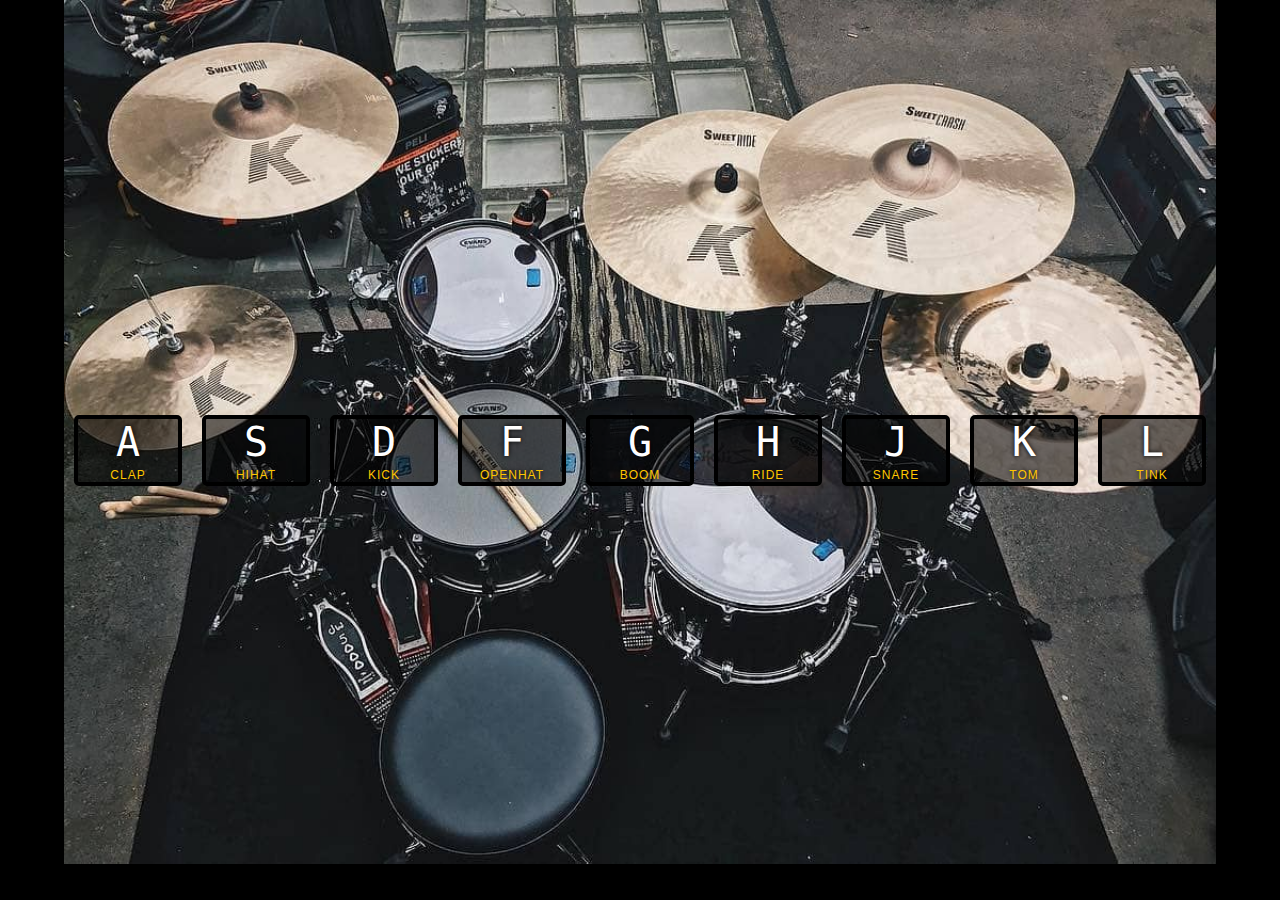
<file: Day1/index.html>
<!DOCTYPE html>
<html lang="en">
    <head>
        <meta charset="UTF-8">
        <title>JS Drum Kit</title>
        <link rel="stylesheet" href="styles.css">
    </head>
    <body>
        <div class="keys">
            <div data-key="65" class="key">
                <kbd>A</kbd>
                <span class="sound">clap</span>
            </div>
            <div data-key="83" class="key">
                <kbd>S</kbd>
                <span class="sound">hihat</span>
            </div>
            <div data-key="68" class="key">
                <kbd>D</kbd>
                <span class="sound">kick</span>
            </div>
            <div data-key="70" class="key">
                <kbd>F</kbd>
                <span class="sound">openhat</span>
            </div>
            <div data-key="71" class="key">
                <kbd>G</kbd>
                <span class="sound">boom</span>
            </div>
            <div data-key="72" class="key">
                <kbd>H</kbd>
                <span class="sound">ride</span>
            </div>
            <div data-key="74" class="key">
                <kbd>J</kbd>
                <span class="sound">snare</span>
            </div>
            <div data-key="75" class="key">
                <kbd>K</kbd>
                <span class="sound">tom</span>
            </div>
            <div data-key="76" class="key">
                <kbd>L</kbd>
                <span class="sound">tink</span>
            </div>
        </div>
        <audio data-key="65" src="sounds/clap.wav"></audio>
        <audio data-key="83" src="sounds/hihat.wav"></audio>
        <audio data-key="68" src="sounds/kick.wav"></audio>
        <audio data-key="70" src="sounds/openhat.wav"></audio>
        <audio data-key="71" src="sounds/boom.wav"></audio>
        <audio data-key="72" src="sounds/ride.wav"></audio>
        <audio data-key="74" src="sounds/snare.wav"></audio>
        <audio data-key="75" src="sounds/tom.wav"></audio>
        <audio data-key="76" src="sounds/tink.wav"></audio>
    <script>
        const keys = document.querySelectorAll(".key");

        keys.forEach(key => key.addEventListener("transitionend", removeTransition));
        
        function playSound (e) {
            const audio = document.querySelector(`audio[data-key="${e.keyCode}"]`);
            const key = document.querySelector(`.key[data-key="${e.keyCode}"]`);
            if(!audio) return;
            audio.currentTime = 0;
            key.classList.add("playing");
            audio.play();
        };
        
        function removeTransition (e) {
            if(e.propertyName !== "transform") return;
            this.classList.remove("playing");
        };
        
        window.addEventListener("keydown", playSound);
        </script>
    </body>
</html>
</file>
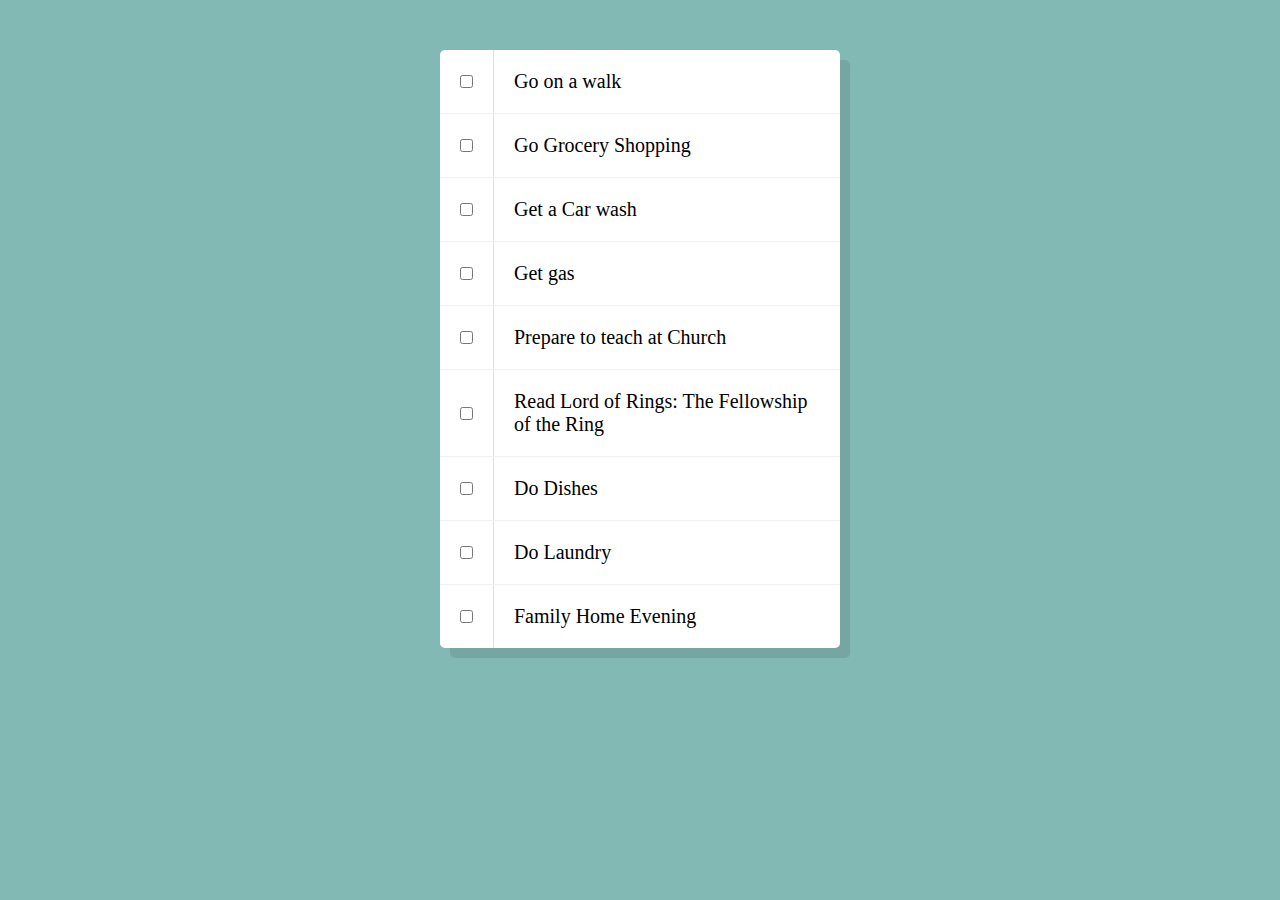
<file: Day10/index.html>
<!DOCTYPE html>
<html lang="en">
    <head>
        <meta charset="UTF-8">
        <title>Hold Shift to Check Multiple Checkboxes</title>
        <link rel='stylesheet' href="style.css">
    </head>
    <body>
        <div class="inbox">
            <div class="item">
              <input type="checkbox">
              <p>Go on a walk</p>
            </div>
            <div class="item">
              <input type="checkbox">
              <p>Go Grocery Shopping</p>
            </div>
            <div class="item">
              <input type="checkbox">
              <p>Get a Car wash</p>
            </div>
            <div class="item">
              <input type="checkbox">
              <p>Get gas</p>
            </div>
            <div class="item">
              <input type="checkbox">
              <p>Prepare to teach at Church</p>
            </div>
            <div class="item">
              <input type="checkbox">
              <p>Read Lord of Rings: The Fellowship of the Ring</p>
            </div>
            <div class="item">
              <input type="checkbox">
              <p>Do Dishes</p>
            </div>
            <div class="item">
              <input type="checkbox">
              <p>Do Laundry</p>
            </div>
            <div class="item">
              <input type="checkbox">
              <p>Family Home Evening</p>
            </div>
          </div>
    </body>
</html>
</file>
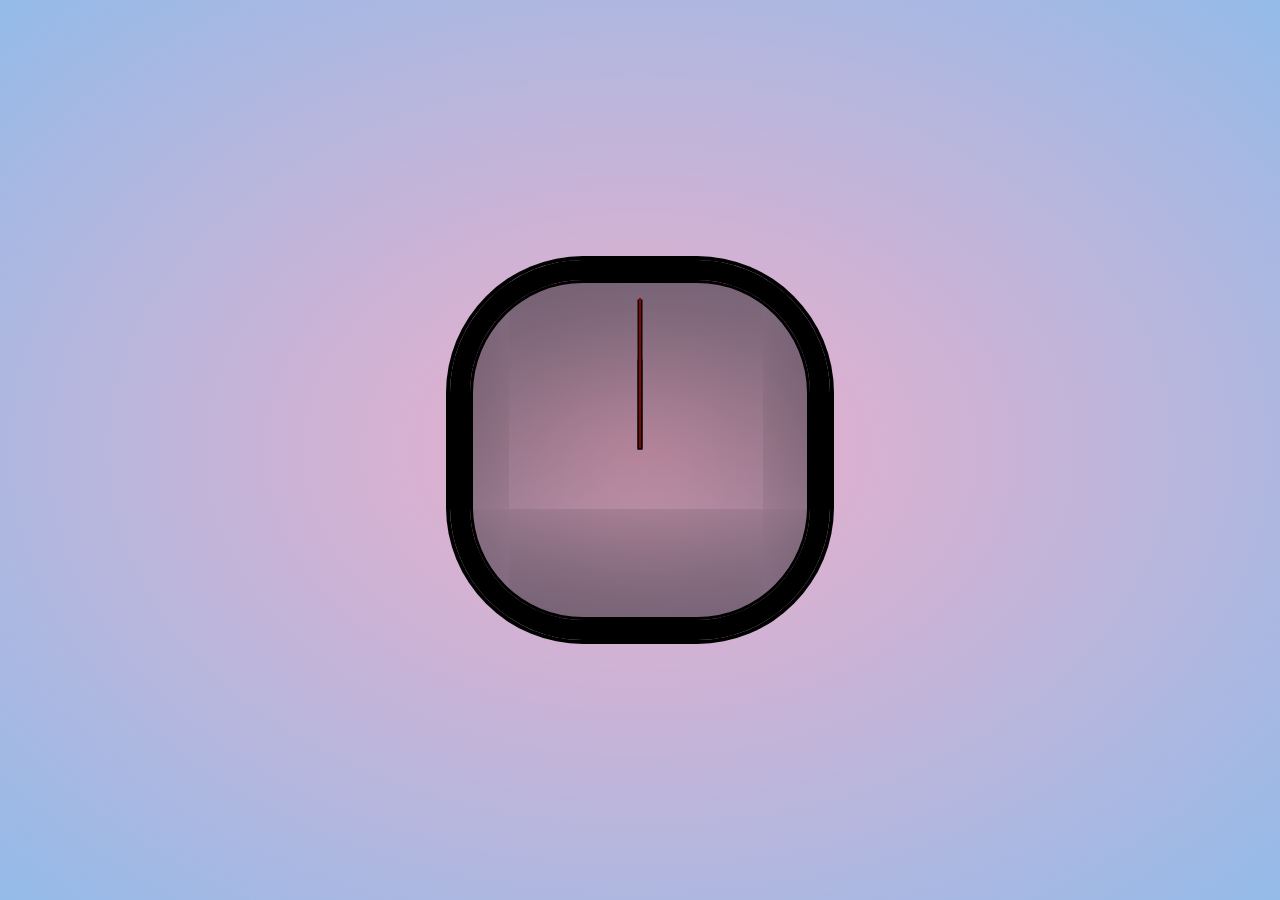
<file: Day2/index.html>
<!DOCTYPE html>
<html lang="en">
    <head>
        <meta charset="UTF-8">
        <title>JS + CSS Clock</title>
        <link rel="stylesheet" href="style.css">
    </head>
    <body>
        <div class="clock">
            <div class="clock-face">
                <div class="hand hour-hand"></div>
                <div class="hand minute-hand"></div>
                <div class="hand second-hand"></div>
            </div>
        </div>

        
    </body>
    <script>
        const secondHand = document.querySelector(".second-hand");
        const minuteHand = document.querySelector(".minute-hand");
        const hourHand = document.querySelector(".hour-hand");
        const hand = document.querySelector(".hand");
        let _minutes = 0;
        let _hours = 0;

        setDate = () => {
            const now = new Date();
            const seconds = now.getSeconds();
            const minutes = now.getMinutes();
            const hours = now.getHours();

            const secondsDegrees = getRotationDegrees(seconds, 60);
            setRotation(secondHand, secondsDegrees);

            if (minutes !== _minutes) {
                const minutesDegrees = getRotationDegrees(minutes, 60);
                setRotation(minuteHand, minutesDegrees)
            };

            if (hours !==_hours) {
                const hoursDegrees = getRotationDegrees(hours, 12);
                setRotation(hourHand, hoursDegrees)
            };
            
            _minutes = minutes;
            _hours = hours;
        };

        function getRotationDegrees(numberOfUnits, unitDivisor){
            return numberOfUnits / unitDivisor * 360 + 90;
        };

        function setRotation(element,degrees){
            element.style.transform = `rotate(${degrees}deg)`;
        };

        setInterval(setDate, 1000);
    </script>
</html>
</file>
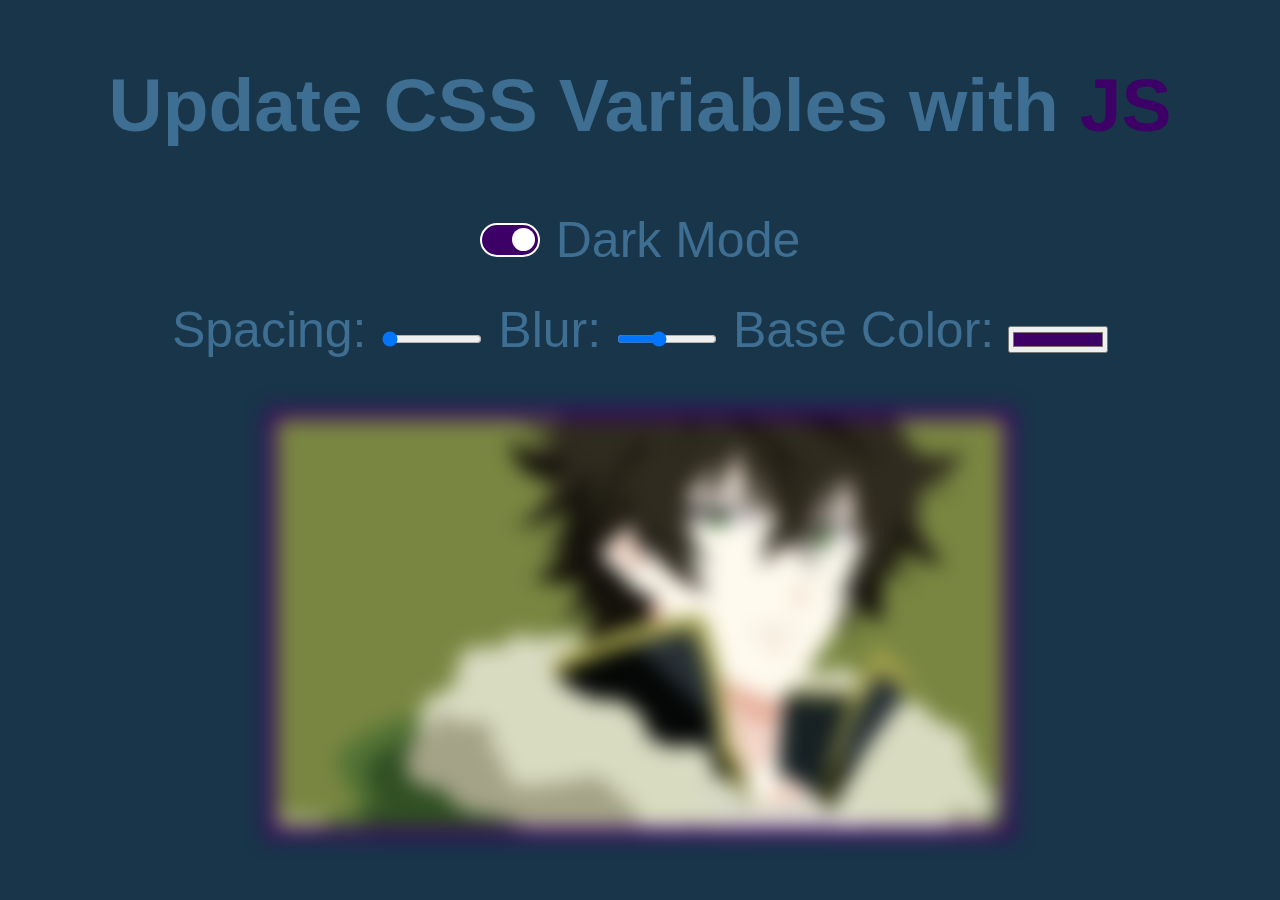
<file: Day3/index.html>
<!DOCTYPE html>
<html lang="en">
    <head>
        <meta charset="UTF-8">
        <title>Scoped CSS Variables and JS</title>
        <link rel="stylesheet" href="style.css"> 
    </head>
    <body class="">
        <h2> Update CSS Variables with <span class="hl">JS</span></h2>

        <div class="controls">
            <div class="mode-container">
                <label class="switch">
                    <input type="checkbox" checked >
                    <span class="slider round"></span>
                </label>
                <span>Dark Mode</span>
            </div>
            <label for="spacing">Spacing:</label>
            <input type="range" name="spacing" min="10" max="200" value="10" data-sizing="px">
            <label for="blur">Blur:</label>
            <input type="range" name="blur" min="0" max="25" value="10" data-sizing="px">

            <label for="contrast-color">Base Color: </label>
            <input type="color" name="contrast-color" value="#3D0066">
        </div>
        <img src="./Naofumi.jpg">

    </body>
    <script>
        const inputs = document.querySelectorAll(".controls input");
        
        function handleUpdate() {
            const suffix = this.dataset.sizing || "";
            document.documentElement.style.setProperty(`--${this.name}`, this.value + suffix);
        }
        
        inputs.forEach(input => input.addEventListener("change", handleUpdate));
        inputs.forEach(input => input.addEventListener("mousemove", handleUpdate));
        
        </script>
    <script>
        const darkMode = document.querySelector(".switch input");

        function toggleDarkMode(){
            const element = document.getElementsByTagName("body");
            element[0].classList.toggle("light-mode");
        }

        darkMode.addEventListener("click", toggleDarkMode);
    </script>
</html>
</file>
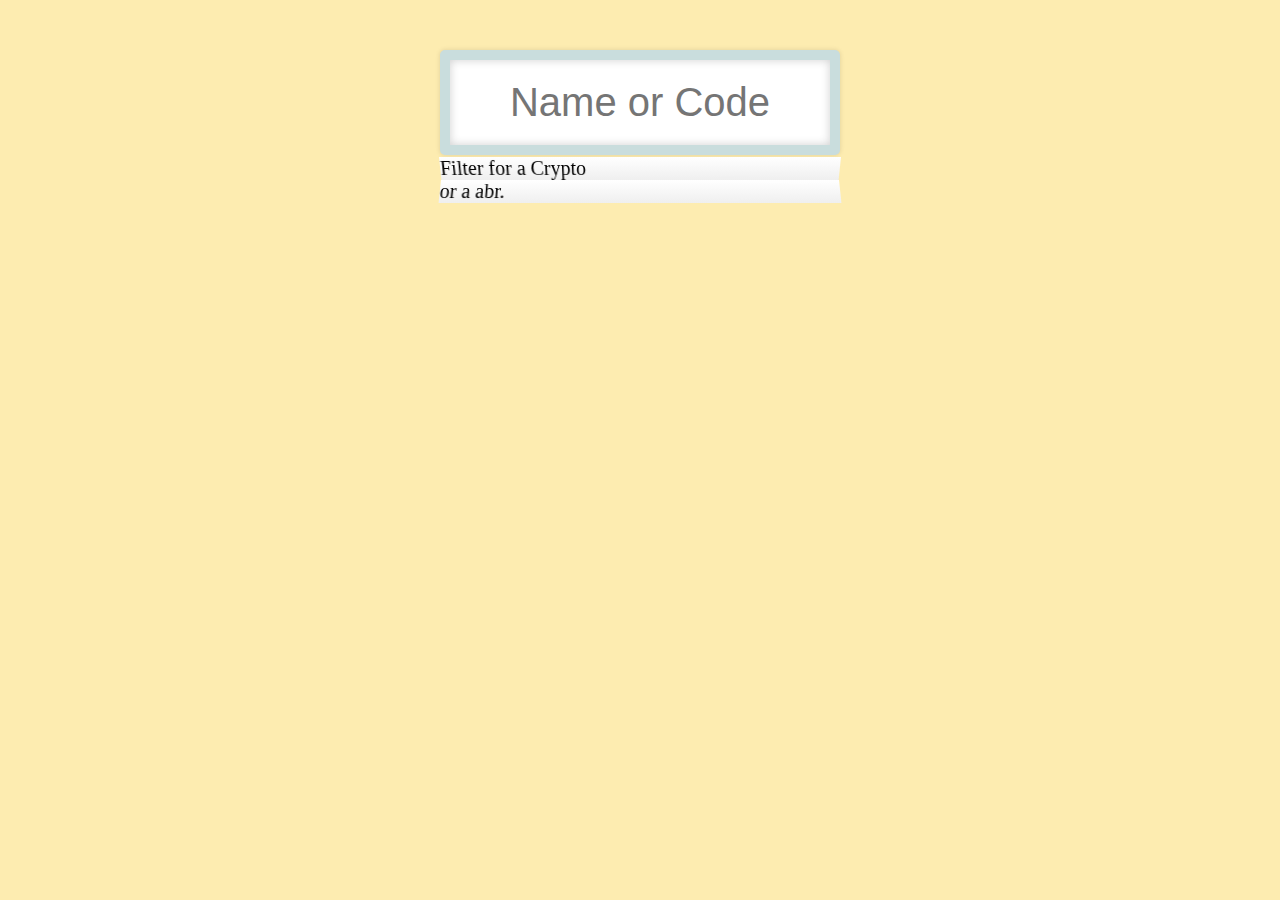
<file: Day6/index.html>
<!DOCTYPE html>
<html>
    
    <head>
        <meta charset="UTF-8">
        <title></title>
        <link rel="stylesheet" href="./style.css">
    </head>
    <body>
        <form class="search-form">
            <input type="text" class="search" placeholder="Name or Code">
            <ul class="suggestions">
                <li>Filter for a Crypto</li>
                <li>or a abr.</li>
            </ul>
        </form>
        
    </body>
    <script>
        const cryptos = {
    "status": {
        "timestamp": "2021-06-23T20:25:42.276Z",
        "error_code": 0,
        "error_message": null,
        "elapsed": 22,
        "credit_count": 1,
        "notice": null,
        "total_count": 5410
    },
    "data": [
        {
            "id": 1,
            "name": "Bitcoin",
            "symbol": "BTC",
            "slug": "bitcoin",
            "num_market_pairs": 9185,
            "date_added": "2013-04-28T00:00:00.000Z",
            "tags": [
                "mineable",
                "pow",
                "sha-256",
                "store-of-value",
                "state-channels",
                "coinbase-ventures-portfolio",
                "three-arrows-capital-portfolio",
                "polychain-capital-portfolio",
                "binance-labs-portfolio",
                "arrington-xrp-capital",
                "blockchain-capital-portfolio",
                "boostvc-portfolio",
                "cms-holdings-portfolio",
                "dcg-portfolio",
                "dragonfly-capital-portfolio",
                "electric-capital-portfolio",
                "fabric-ventures-portfolio",
                "framework-ventures",
                "galaxy-digital-portfolio",
                "huobi-capital",
                "alameda-research-portfolio",
                "a16z-portfolio",
                "1confirmation-portfolio",
                "winklevoss-capital",
                "usv-portfolio",
                "placeholder-ventures-portfolio",
                "pantera-capital-portfolio",
                "multicoin-capital-portfolio",
                "paradigm-xzy-screener"
            ],
            "max_supply": 21000000,
            "circulating_supply": 18741325,
            "total_supply": 18741325,
            "platform": null,
            "cmc_rank": 1,
            "last_updated": "2021-06-23T20:25:02.000Z",
            "quote": {
                "USD": {
                    "price": 33041.00351671861,
                    "volume_24h": 42805444825.96736,
                    "percent_change_1h": -1.05718701,
                    "percent_change_24h": 1.15185422,
                    "percent_change_7d": -14.37548803,
                    "percent_change_30d": -15.76606615,
                    "percent_change_60d": -34.91967051,
                    "percent_change_90d": -37.15040055,
                    "market_cap": 619232185232.9663,
                    "last_updated": "2021-06-23T20:25:02.000Z"
                }
            }
        },
        {
            "id": 1027,
            "name": "Ethereum",
            "symbol": "ETH",
            "slug": "ethereum",
            "num_market_pairs": 5967,
            "date_added": "2015-08-07T00:00:00.000Z",
            "tags": [
                "mineable",
                "pow",
                "smart-contracts",
                "ethereum",
                "coinbase-ventures-portfolio",
                "three-arrows-capital-portfolio",
                "polychain-capital-portfolio",
                "binance-labs-portfolio",
                "arrington-xrp-capital",
                "blockchain-capital-portfolio",
                "boostvc-portfolio",
                "cms-holdings-portfolio",
                "dcg-portfolio",
                "dragonfly-capital-portfolio",
                "electric-capital-portfolio",
                "fabric-ventures-portfolio",
                "framework-ventures",
                "hashkey-capital-portfolio",
                "kinetic-capital",
                "huobi-capital",
                "alameda-research-portfolio",
                "a16z-portfolio",
                "1confirmation-portfolio",
                "winklevoss-capital",
                "usv-portfolio",
                "placeholder-ventures-portfolio",
                "pantera-capital-portfolio",
                "multicoin-capital-portfolio",
                "paradigm-xzy-screener"
            ],
            "max_supply": null,
            "circulating_supply": 116412299.249,
            "total_supply": 116412299.249,
            "platform": null,
            "cmc_rank": 2,
            "last_updated": "2021-06-23T20:25:02.000Z",
            "quote": {
                "USD": {
                    "price": 1925.574268354196,
                    "volume_24h": 26657538151.17122,
                    "percent_change_1h": -1.44503875,
                    "percent_change_24h": 0.6499817,
                    "percent_change_7d": -20.02840982,
                    "percent_change_30d": -26.80693435,
                    "percent_change_60d": -15.0879046,
                    "percent_change_90d": 19.05639376,
                    "market_cap": 224160527953.82288,
                    "last_updated": "2021-06-23T20:25:02.000Z"
                }
            }
        },
        {
            "id": 825,
            "name": "Tether",
            "symbol": "USDT",
            "slug": "tether",
            "num_market_pairs": 13422,
            "date_added": "2015-02-25T00:00:00.000Z",
            "tags": [
                "payments",
                "stablecoin",
                "stablecoin-asset-backed",
                "solana-ecosystem"
            ],
            "max_supply": null,
            "circulating_supply": 62699736753.83169,
            "total_supply": 64471767616.826355,
            "platform": {
                "id": 1027,
                "name": "Ethereum",
                "symbol": "ETH",
                "slug": "ethereum",
                "token_address": "0xdac17f958d2ee523a2206206994597c13d831ec7"
            },
            "cmc_rank": 3,
            "last_updated": "2021-06-23T20:24:13.000Z",
            "quote": {
                "USD": {
                    "price": 1.00059738798122,
                    "volume_24h": 73670828966.22682,
                    "percent_change_1h": -0.00145759,
                    "percent_change_24h": -0.03604356,
                    "percent_change_7d": 0.04363513,
                    "percent_change_30d": -0.0709629,
                    "percent_change_60d": 0.06338896,
                    "percent_change_90d": -0.01924321,
                    "market_cap": 62737192822.99409,
                    "last_updated": "2021-06-23T20:24:13.000Z"
                }
            }
        },
        {
            "id": 1839,
            "name": "Binance Coin",
            "symbol": "BNB",
            "slug": "binance-coin",
            "num_market_pairs": 556,
            "date_added": "2017-07-25T00:00:00.000Z",
            "tags": [
                "marketplace",
                "centralized-exchange",
                "payments",
                "binance-smart-chain",
                "alameda-research-portfolio",
                "multicoin-capital-portfolio"
            ],
            "max_supply": 170532785,
            "circulating_supply": 153432897,
            "total_supply": 169432897,
            "platform": null,
            "cmc_rank": 4,
            "last_updated": "2021-06-23T20:24:09.000Z",
            "quote": {
                "USD": {
                    "price": 285.5347960679534,
                    "volume_24h": 2886016959.5009584,
                    "percent_change_1h": -0.73036233,
                    "percent_change_24h": 5.42052979,
                    "percent_change_7d": -18.49722689,
                    "percent_change_30d": -17.04904096,
                    "percent_change_60d": -43.28570837,
                    "percent_change_90d": 20.19571353,
                    "market_cap": 43810430955.0103,
                    "last_updated": "2021-06-23T20:24:09.000Z"
                }
            }
        },
        {
            "id": 2010,
            "name": "Cardano",
            "symbol": "ADA",
            "slug": "cardano",
            "num_market_pairs": 264,
            "date_added": "2017-10-01T00:00:00.000Z",
            "tags": [
                "mineable",
                "dpos",
                "pos",
                "platform",
                "research",
                "smart-contracts",
                "staking",
                "binance-chain"
            ],
            "max_supply": 45000000000,
            "circulating_supply": 31946328269.464,
            "total_supply": 32704886184.416,
            "platform": null,
            "cmc_rank": 5,
            "last_updated": "2021-06-23T20:24:14.000Z",
            "quote": {
                "USD": {
                    "price": 1.2039787928028,
                    "volume_24h": 4739276432.154398,
                    "percent_change_1h": -1.35843138,
                    "percent_change_24h": 2.80187403,
                    "percent_change_7d": -20.26913563,
                    "percent_change_30d": -23.40737247,
                    "percent_change_60d": 7.2295818,
                    "percent_change_90d": 7.50657704,
                    "market_cap": 38462701744.351234,
                    "last_updated": "2021-06-23T20:24:14.000Z"
                }
            }
        },
        {
            "id": 74,
            "name": "Dogecoin",
            "symbol": "DOGE",
            "slug": "dogecoin",
            "num_market_pairs": 368,
            "date_added": "2013-12-15T00:00:00.000Z",
            "tags": [
                "mineable",
                "pow",
                "scrypt",
                "medium-of-exchange",
                "memes",
                "payments",
                "doggone-doggerel"
            ],
            "max_supply": null,
            "circulating_supply": 130149856192.20337,
            "total_supply": 130149856192.20337,
            "platform": null,
            "cmc_rank": 6,
            "last_updated": "2021-06-23T20:25:03.000Z",
            "quote": {
                "USD": {
                    "price": 0.21963843959281,
                    "volume_24h": 4936893607.375389,
                    "percent_change_1h": -1.28608257,
                    "percent_change_24h": 14.70436665,
                    "percent_change_7d": -29.24519035,
                    "percent_change_30d": -38.60022727,
                    "percent_change_60d": -20.71362975,
                    "percent_change_90d": 323.91912244,
                    "market_cap": 28585911327.28417,
                    "last_updated": "2021-06-23T20:25:03.000Z"
                }
            }
        },
        {
            "id": 52,
            "name": "XRP",
            "symbol": "XRP",
            "slug": "xrp",
            "num_market_pairs": 639,
            "date_added": "2013-08-04T00:00:00.000Z",
            "tags": [
                "medium-of-exchange",
                "enterprise-solutions",
                "binance-chain",
                "arrington-xrp-capital",
                "galaxy-digital-portfolio",
                "a16z-portfolio",
                "pantera-capital-portfolio"
            ],
            "max_supply": 100000000000,
            "circulating_supply": 46244517593,
            "total_supply": 99990365206,
            "platform": null,
            "cmc_rank": 7,
            "last_updated": "2021-06-23T20:25:03.000Z",
            "quote": {
                "USD": {
                    "price": 0.61927362645215,
                    "volume_24h": 4096086856.2757573,
                    "percent_change_1h": 0.00093681,
                    "percent_change_24h": 8.20833528,
                    "percent_change_7d": -26.45827061,
                    "percent_change_30d": -33.96410058,
                    "percent_change_60d": -42.46433041,
                    "percent_change_90d": 18.60814362,
                    "market_cap": 28638010113.347363,
                    "last_updated": "2021-06-23T20:25:03.000Z"
                }
            }
        },
        {
            "id": 3408,
            "name": "USD Coin",
            "symbol": "USDC",
            "slug": "usd-coin",
            "num_market_pairs": 928,
            "date_added": "2018-10-08T00:00:00.000Z",
            "tags": [
                "medium-of-exchange",
                "stablecoin",
                "stablecoin-asset-backed"
            ],
            "max_supply": null,
            "circulating_supply": 25432135548.249718,
            "total_supply": 25432135548.249718,
            "platform": {
                "id": 1027,
                "name": "Ethereum",
                "symbol": "ETH",
                "slug": "ethereum",
                "token_address": "0xa0b86991c6218b36c1d19d4a2e9eb0ce3606eb48"
            },
            "cmc_rank": 8,
            "last_updated": "2021-06-23T20:25:05.000Z",
            "quote": {
                "USD": {
                    "price": 1.00040290875847,
                    "volume_24h": 2999619017.6902585,
                    "percent_change_1h": 0.00518622,
                    "percent_change_24h": -0.02535416,
                    "percent_change_7d": 0.04049125,
                    "percent_change_30d": 0.05427046,
                    "percent_change_60d": 0.03392267,
                    "percent_change_90d": -0.03244186,
                    "market_cap": 25442382378.408707,
                    "last_updated": "2021-06-23T20:25:05.000Z"
                }
            }
        },
        {
            "id": 6636,
            "name": "Polkadot",
            "symbol": "DOT",
            "slug": "polkadot-new",
            "num_market_pairs": 201,
            "date_added": "2020-08-19T00:00:00.000Z",
            "tags": [
                "substrate",
                "polkadot",
                "binance-chain",
                "polkadot-ecosystem",
                "three-arrows-capital-portfolio",
                "polychain-capital-portfolio",
                "blockchain-capital-portfolio",
                "boostvc-portfolio",
                "cms-holdings-portfolio",
                "coinfund-portfolio",
                "fabric-ventures-portfolio",
                "fenbushi-capital-portfolio",
                "hashkey-capital-portfolio",
                "kinetic-capital",
                "1confirmation-portfolio",
                "placeholder-ventures-portfolio",
                "pantera-capital-portfolio",
                "exnetwork-capital-portfolio"
            ],
            "max_supply": null,
            "circulating_supply": 954514034.400251,
            "total_supply": 1085238190.8254387,
            "platform": null,
            "cmc_rank": 9,
            "last_updated": "2021-06-23T20:25:07.000Z",
            "quote": {
                "USD": {
                    "price": 15.2227443660852,
                    "volume_24h": 1866892783.0329728,
                    "percent_change_1h": -1.23409702,
                    "percent_change_24h": -0.19588435,
                    "percent_change_7d": -34.97175243,
                    "percent_change_30d": -33.81965869,
                    "percent_change_60d": -49.39775925,
                    "percent_change_90d": -50.25427052,
                    "market_cap": 14530323139.515676,
                    "last_updated": "2021-06-23T20:25:07.000Z"
                }
            }
        },
        {
            "id": 7083,
            "name": "Uniswap",
            "symbol": "UNI",
            "slug": "uniswap",
            "num_market_pairs": 254,
            "date_added": "2020-09-17T00:00:00.000Z",
            "tags": [
                "decentralized-exchange",
                "defi",
                "dao",
                "yield-farming",
                "amm",
                "coinbase-ventures-portfolio",
                "three-arrows-capital-portfolio",
                "governance",
                "blockchain-capital-portfolio",
                "defiance-capital",
                "alameda-research-portfolio",
                "a16z-portfolio",
                "pantera-capital-portfolio",
                "parafi-capital",
                "paradigm-xzy-screener"
            ],
            "max_supply": 1000000000,
            "circulating_supply": 575202574.8802329,
            "total_supply": 1000000000,
            "platform": {
                "id": 1027,
                "name": "Ethereum",
                "symbol": "ETH",
                "slug": "ethereum",
                "token_address": "0x1f9840a85d5af5bf1d1762f925bdaddc4201f984"
            },
            "cmc_rank": 10,
            "last_updated": "2021-06-23T20:24:13.000Z",
            "quote": {
                "USD": {
                    "price": 17.15824063129188,
                    "volume_24h": 484730651.9040734,
                    "percent_change_1h": -1.69268045,
                    "percent_change_24h": 2.25037979,
                    "percent_change_7d": -22.70972842,
                    "percent_change_30d": -30.47258634,
                    "percent_change_60d": -44.34210011,
                    "percent_change_90d": -36.98636817,
                    "market_cap": 9869464191.533722,
                    "last_updated": "2021-06-23T20:24:13.000Z"
                }
            }
        },
        {
            "id": 4687,
            "name": "Binance USD",
            "symbol": "BUSD",
            "slug": "binance-usd",
            "num_market_pairs": 745,
            "date_added": "2019-09-20T00:00:00.000Z",
            "tags": [
                "stablecoin",
                "stablecoin-asset-backed",
                "binance-chain",
                "binance-smart-chain"
            ],
            "max_supply": null,
            "circulating_supply": 9577984008.38,
            "total_supply": 9577984008.38,
            "platform": {
                "id": 1839,
                "name": "Binance Chain",
                "symbol": "BNB",
                "slug": "binance-coin",
                "token_address": "BUSD-BD1"
            },
            "cmc_rank": 11,
            "last_updated": "2021-06-23T20:25:06.000Z",
            "quote": {
                "USD": {
                    "price": 1.0005108828258,
                    "volume_24h": 5549654883.524113,
                    "percent_change_1h": 0.00849403,
                    "percent_change_24h": -0.00450185,
                    "percent_change_7d": 0.02507688,
                    "percent_change_30d": 0.05838573,
                    "percent_change_60d": 0.04019039,
                    "percent_change_90d": -0.02470668,
                    "market_cap": 9582877235.915668,
                    "last_updated": "2021-06-23T20:25:06.000Z"
                }
            }
        },
        {
            "id": 1831,
            "name": "Bitcoin Cash",
            "symbol": "BCH",
            "slug": "bitcoin-cash",
            "num_market_pairs": 566,
            "date_added": "2017-07-23T00:00:00.000Z",
            "tags": [
                "mineable",
                "pow",
                "sha-256",
                "marketplace",
                "medium-of-exchange",
                "store-of-value",
                "enterprise-solutions",
                "payments",
                "binance-chain"
            ],
            "max_supply": 21000000,
            "circulating_supply": 18771200,
            "total_supply": 18771200,
            "platform": null,
            "cmc_rank": 12,
            "last_updated": "2021-06-23T20:25:08.000Z",
            "quote": {
                "USD": {
                    "price": 458.5181719825191,
                    "volume_24h": 1827527281.6624084,
                    "percent_change_1h": -0.53842127,
                    "percent_change_24h": 3.34285131,
                    "percent_change_7d": -23.85780321,
                    "percent_change_30d": -34.37056033,
                    "percent_change_60d": -41.85188894,
                    "percent_change_90d": -5.44363402,
                    "market_cap": 8606936309.918262,
                    "last_updated": "2021-06-23T20:25:08.000Z"
                }
            }
        },
        {
            "id": 2,
            "name": "Litecoin",
            "symbol": "LTC",
            "slug": "litecoin",
            "num_market_pairs": 726,
            "date_added": "2013-04-28T00:00:00.000Z",
            "tags": [
                "mineable",
                "pow",
                "scrypt",
                "medium-of-exchange",
                "binance-chain"
            ],
            "max_supply": 84000000,
            "circulating_supply": 66752414.51538747,
            "total_supply": 66752414.51538747,
            "platform": null,
            "cmc_rank": 13,
            "last_updated": "2021-06-23T20:25:02.000Z",
            "quote": {
                "USD": {
                    "price": 125.42986608654834,
                    "volume_24h": 2700054209.1643867,
                    "percent_change_1h": -0.38677304,
                    "percent_change_24h": 4.23746957,
                    "percent_change_7d": -25.5898837,
                    "percent_change_30d": -30.30195709,
                    "percent_change_60d": -45.33384806,
                    "percent_change_90d": -28.48864423,
                    "market_cap": 8372746413.618816,
                    "last_updated": "2021-06-23T20:25:02.000Z"
                }
            }
        },
        {
            "id": 5426,
            "name": "Solana",
            "symbol": "SOL",
            "slug": "solana",
            "num_market_pairs": 66,
            "date_added": "2020-04-10T00:00:00.000Z",
            "tags": [
                "dpos",
                "platform",
                "solana-ecosystem",
                "cms-holdings-portfolio",
                "kinetic-capital",
                "alameda-research-portfolio",
                "multicoin-capital-portfolio"
            ],
            "max_supply": null,
            "circulating_supply": 272637427.57725775,
            "total_supply": 494519161.74206734,
            "platform": null,
            "cmc_rank": 14,
            "last_updated": "2021-06-23T20:25:04.000Z",
            "quote": {
                "USD": {
                    "price": 29.16276467737563,
                    "volume_24h": 1056983990.5653392,
                    "percent_change_1h": -0.20576944,
                    "percent_change_24h": 8.3351552,
                    "percent_change_7d": -25.85952635,
                    "percent_change_30d": -6.26748622,
                    "percent_change_60d": -30.53838529,
                    "percent_change_90d": 123.38693858,
                    "market_cap": 7950861142.680609,
                    "last_updated": "2021-06-23T20:25:04.000Z"
                }
            }
        },
        {
            "id": 1975,
            "name": "Chainlink",
            "symbol": "LINK",
            "slug": "chainlink",
            "num_market_pairs": 486,
            "date_added": "2017-09-20T00:00:00.000Z",
            "tags": [
                "platform",
                "defi",
                "oracles",
                "smart-contracts",
                "substrate",
                "polkadot",
                "polkadot-ecosystem",
                "avalanche-ecosystem",
                "solana-ecosystem",
                "framework-ventures",
                "polygon-ecosystem"
            ],
            "max_supply": 1000000000,
            "circulating_supply": 432509553.9174637,
            "total_supply": 1000000000,
            "platform": {
                "id": 1027,
                "name": "Ethereum",
                "symbol": "ETH",
                "slug": "ethereum",
                "token_address": "0x514910771af9ca656af840dff83e8264ecf986ca"
            },
            "cmc_rank": 15,
            "last_updated": "2021-06-23T20:24:17.000Z",
            "quote": {
                "USD": {
                    "price": 17.66335490541606,
                    "volume_24h": 1402360022.0251248,
                    "percent_change_1h": -0.42253796,
                    "percent_change_24h": 2.17615188,
                    "percent_change_7d": -24.55400653,
                    "percent_change_30d": -30.85500434,
                    "percent_change_60d": -44.79811543,
                    "percent_change_90d": -33.35131523,
                    "market_cap": 7639569750.827345,
                    "last_updated": "2021-06-23T20:24:17.000Z"
                }
            }
        },
        {
            "id": 3890,
            "name": "Polygon",
            "symbol": "MATIC",
            "slug": "polygon",
            "num_market_pairs": 141,
            "date_added": "2019-04-28T00:00:00.000Z",
            "tags": [
                "platform",
                "enterprise-solutions",
                "state-channels",
                "coinbase-ventures-portfolio",
                "binance-launchpad",
                "binance-labs-portfolio",
                "polygon-ecosystem"
            ],
            "max_supply": 10000000000,
            "circulating_supply": 6293422325,
            "total_supply": 10000000000,
            "platform": null,
            "cmc_rank": 16,
            "last_updated": "2021-06-23T20:24:15.000Z",
            "quote": {
                "USD": {
                    "price": 1.13119689944883,
                    "volume_24h": 1444602608.53899,
                    "percent_change_1h": -0.71015348,
                    "percent_change_24h": 3.6001053,
                    "percent_change_7d": -26.0374326,
                    "percent_change_30d": -32.72077929,
                    "percent_change_60d": 218.30023785,
                    "percent_change_90d": 255.04877616,
                    "market_cap": 7119099820.962047,
                    "last_updated": "2021-06-23T20:24:15.000Z"
                }
            }
        },
        {
            "id": 2416,
            "name": "THETA",
            "symbol": "THETA",
            "slug": "theta",
            "num_market_pairs": 60,
            "date_added": "2018-01-17T00:00:00.000Z",
            "tags": [
                "media",
                "collectibles-nfts",
                "content-creation",
                "video",
                "huobi-capital"
            ],
            "max_supply": 1000000000,
            "circulating_supply": 1000000000,
            "total_supply": 1000000000,
            "platform": null,
            "cmc_rank": 17,
            "last_updated": "2021-06-23T20:25:05.000Z",
            "quote": {
                "USD": {
                    "price": 6.53712227617784,
                    "volume_24h": 478437832.3335588,
                    "percent_change_1h": -1.92090546,
                    "percent_change_24h": 4.50462495,
                    "percent_change_7d": -26.84883148,
                    "percent_change_30d": -2.23481524,
                    "percent_change_60d": -25.12674191,
                    "percent_change_90d": -49.56641288,
                    "market_cap": 6537122276.17784,
                    "last_updated": "2021-06-23T20:25:05.000Z"
                }
            }
        },
        {
            "id": 3717,
            "name": "Wrapped Bitcoin",
            "symbol": "WBTC",
            "slug": "wrapped-bitcoin",
            "num_market_pairs": 122,
            "date_added": "2019-01-30T00:00:00.000Z",
            "tags": [
                "medium-of-exchange",
                "defi",
                "wrapped-tokens"
            ],
            "max_supply": null,
            "circulating_supply": 191024.68481143,
            "total_supply": 191024.68481143,
            "platform": {
                "id": 1027,
                "name": "Ethereum",
                "symbol": "ETH",
                "slug": "ethereum",
                "token_address": "0x2260fac5e5542a773aa44fbcfedf7c193bc2c599"
            },
            "cmc_rank": 18,
            "last_updated": "2021-06-23T20:25:07.000Z",
            "quote": {
                "USD": {
                    "price": 33151.16507485232,
                    "volume_24h": 280386334.25203,
                    "percent_change_1h": -0.78355814,
                    "percent_change_24h": 1.56831824,
                    "percent_change_7d": -14.28662212,
                    "percent_change_30d": -15.87110877,
                    "percent_change_60d": -34.63880381,
                    "percent_change_90d": -36.86712757,
                    "market_cap": 6332690859.55535,
                    "last_updated": "2021-06-23T20:25:07.000Z"
                }
            }
        },
        {
            "id": 512,
            "name": "Stellar",
            "symbol": "XLM",
            "slug": "stellar",
            "num_market_pairs": 344,
            "date_added": "2014-08-05T00:00:00.000Z",
            "tags": [
                "medium-of-exchange",
                "enterprise-solutions",
                "decentralized-exchange",
                "smart-contracts",
                "hashkey-capital-portfolio"
            ],
            "max_supply": 50001806812,
            "circulating_supply": 23189089203.3975,
            "total_supply": 50001803089.53675,
            "platform": null,
            "cmc_rank": 19,
            "last_updated": "2021-06-23T20:25:06.000Z",
            "quote": {
                "USD": {
                    "price": 0.24798504867556,
                    "volume_24h": 632534567.7262933,
                    "percent_change_1h": -1.98530541,
                    "percent_change_24h": 4.41429653,
                    "percent_change_7d": -22.55333986,
                    "percent_change_30d": -43.88828897,
                    "percent_change_60d": -42.00064938,
                    "percent_change_90d": -33.03681773,
                    "market_cap": 5750547414.846432,
                    "last_updated": "2021-06-23T20:25:06.000Z"
                }
            }
        },
        {
            "id": 4943,
            "name": "Dai",
            "symbol": "DAI",
            "slug": "multi-collateral-dai",
            "num_market_pairs": 412,
            "date_added": "2019-11-22T00:00:00.000Z",
            "tags": [
                "defi",
                "stablecoin"
            ],
            "max_supply": null,
            "circulating_supply": 5119171908.875493,
            "total_supply": 5119172397.714638,
            "platform": {
                "id": 1027,
                "name": "Ethereum",
                "symbol": "ETH",
                "slug": "ethereum",
                "token_address": "0x6b175474e89094c44da98b954eedeac495271d0f"
            },
            "cmc_rank": 20,
            "last_updated": "2021-06-23T20:24:11.000Z",
            "quote": {
                "USD": {
                    "price": 1.0007876204876,
                    "volume_24h": 382925646.59535646,
                    "percent_change_1h": -0.0005512,
                    "percent_change_24h": -0.11807645,
                    "percent_change_7d": 0.07653263,
                    "percent_change_30d": -0.03097992,
                    "percent_change_60d": 0.06022499,
                    "percent_change_90d": -0.21524025,
                    "market_cap": 5123203873.55047,
                    "last_updated": "2021-06-23T20:24:11.000Z"
                }
            }
        },
        {
            "id": 3077,
            "name": "VeChain",
            "symbol": "VET",
            "slug": "vechain",
            "num_market_pairs": 128,
            "date_added": "2017-08-22T00:00:00.000Z",
            "tags": [
                "logistics",
                "data-provenance",
                "iot",
                "smart-contracts",
                "fenbushi-capital-portfolio"
            ],
            "max_supply": 86712634466,
            "circulating_supply": 64315576989,
            "total_supply": 86712634466,
            "platform": null,
            "cmc_rank": 21,
            "last_updated": "2021-06-23T20:25:02.000Z",
            "quote": {
                "USD": {
                    "price": 0.0719275909111,
                    "volume_24h": 802188061.0629117,
                    "percent_change_1h": -1.26638302,
                    "percent_change_24h": -3.70285091,
                    "percent_change_7d": -33.41069955,
                    "percent_change_30d": -37.4560235,
                    "percent_change_60d": -60.46300012,
                    "percent_change_90d": -13.10732536,
                    "market_cap": 4626064510.876149,
                    "last_updated": "2021-06-23T20:25:02.000Z"
                }
            }
        },
        {
            "id": 8916,
            "name": "Internet Computer",
            "symbol": "ICP",
            "slug": "internet-computer",
            "num_market_pairs": 34,
            "date_added": "2021-03-23T00:00:00.000Z",
            "tags": [
                "platform",
                "distributed-computing",
                "polychain-capital-portfolio",
                "exnetwork-capital-portfolio"
            ],
            "max_supply": null,
            "circulating_supply": 128985797.81,
            "total_supply": 469540695.1115162,
            "platform": null,
            "cmc_rank": 22,
            "last_updated": "2021-06-23T20:25:07.000Z",
            "quote": {
                "USD": {
                    "price": 35.28196170287155,
                    "volume_24h": 233755825.02430984,
                    "percent_change_1h": -1.31873435,
                    "percent_change_24h": -0.59902445,
                    "percent_change_7d": -36.17259156,
                    "percent_change_30d": -76.03008404,
                    "percent_change_60d": 0,
                    "percent_change_90d": 0,
                    "market_cap": 4550871978.546753,
                    "last_updated": "2021-06-23T20:25:07.000Z"
                }
            }
        },
        {
            "id": 1321,
            "name": "Ethereum Classic",
            "symbol": "ETC",
            "slug": "ethereum-classic",
            "num_market_pairs": 269,
            "date_added": "2016-07-24T00:00:00.000Z",
            "tags": [
                "mineable",
                "pow",
                "ethash",
                "platform",
                "smart-contracts",
                "dcg-portfolio"
            ],
            "max_supply": 210700000,
            "circulating_supply": 116313299,
            "total_supply": 116313299,
            "platform": null,
            "cmc_rank": 23,
            "last_updated": "2021-06-23T20:25:05.000Z",
            "quote": {
                "USD": {
                    "price": 39.18844683720973,
                    "volume_24h": 2253437923.5908895,
                    "percent_change_1h": -0.19188827,
                    "percent_change_24h": 4.12188648,
                    "percent_change_7d": -30.1859994,
                    "percent_change_30d": -39.4836736,
                    "percent_change_60d": 28.78296331,
                    "percent_change_90d": 251.20327379,
                    "market_cap": 4558137534.3219795,
                    "last_updated": "2021-06-23T20:25:05.000Z"
                }
            }
        },
        {
            "id": 2280,
            "name": "Filecoin",
            "symbol": "FIL",
            "slug": "filecoin",
            "num_market_pairs": 127,
            "date_added": "2017-12-13T00:00:00.000Z",
            "tags": [
                "mineable",
                "distributed-computing",
                "filesharing",
                "storage",
                "polychain-capital-portfolio",
                "blockchain-capital-portfolio",
                "boostvc-portfolio",
                "dcg-portfolio",
                "hashkey-capital-portfolio",
                "a16z-portfolio",
                "winklevoss-capital",
                "pantera-capital-portfolio"
            ],
            "max_supply": null,
            "circulating_supply": 81350275,
            "total_supply": 81350275,
            "platform": null,
            "cmc_rank": 24,
            "last_updated": "2021-06-23T20:25:04.000Z",
            "quote": {
                "USD": {
                    "price": 55.58338776988125,
                    "volume_24h": 1025025691.8509861,
                    "percent_change_1h": -0.99557514,
                    "percent_change_24h": 10.53676349,
                    "percent_change_7d": -20.1089388,
                    "percent_change_30d": -23.32798995,
                    "percent_change_60d": -58.57649369,
                    "percent_change_90d": -38.53500952,
                    "market_cap": 4521723880.5114765,
                    "last_updated": "2021-06-23T20:25:04.000Z"
                }
            }
        },
        {
            "id": 1958,
            "name": "TRON",
            "symbol": "TRX",
            "slug": "tron",
            "num_market_pairs": 505,
            "date_added": "2017-09-13T00:00:00.000Z",
            "tags": [
                "media",
                "payments"
            ],
            "max_supply": null,
            "circulating_supply": 71659657369.49,
            "total_supply": 100850743811.662,
            "platform": null,
            "cmc_rank": 25,
            "last_updated": "2021-06-23T20:24:13.000Z",
            "quote": {
                "USD": {
                    "price": 0.05433706869961,
                    "volume_24h": 1201503042.5040338,
                    "percent_change_1h": 0.69818841,
                    "percent_change_24h": 5.42004634,
                    "percent_change_7d": -22.06829668,
                    "percent_change_30d": -27.94216867,
                    "percent_change_60d": -48.70641192,
                    "percent_change_90d": -2.95541536,
                    "market_cap": 3893775725.4764924,
                    "last_updated": "2021-06-23T20:24:13.000Z"
                }
            }
        },
        {
            "id": 328,
            "name": "Monero",
            "symbol": "XMR",
            "slug": "monero",
            "num_market_pairs": 167,
            "date_added": "2014-05-21T00:00:00.000Z",
            "tags": [
                "mineable",
                "pow",
                "medium-of-exchange",
                "privacy",
                "ringct",
                "boostvc-portfolio",
                "electric-capital-portfolio",
                "galaxy-digital-portfolio"
            ],
            "max_supply": null,
            "circulating_supply": 17938114.24523134,
            "total_supply": 17938114.24523134,
            "platform": null,
            "cmc_rank": 26,
            "last_updated": "2021-06-23T20:25:04.000Z",
            "quote": {
                "USD": {
                    "price": 212.74991777713194,
                    "volume_24h": 304654444.7872066,
                    "percent_change_1h": 0.7245415,
                    "percent_change_24h": 2.12554548,
                    "percent_change_7d": -19.99257612,
                    "percent_change_30d": -15.53735219,
                    "percent_change_60d": -43.94665349,
                    "percent_change_90d": -2.94418398,
                    "market_cap": 3816332330.7497673,
                    "last_updated": "2021-06-23T20:25:04.000Z"
                }
            }
        },
        {
            "id": 1765,
            "name": "EOS",
            "symbol": "EOS",
            "slug": "eos",
            "num_market_pairs": 444,
            "date_added": "2017-07-01T00:00:00.000Z",
            "tags": [
                "medium-of-exchange",
                "enterprise-solutions",
                "smart-contracts",
                "binance-chain",
                "fenbushi-capital-portfolio",
                "galaxy-digital-portfolio"
            ],
            "max_supply": null,
            "circulating_supply": 954504133.8967,
            "total_supply": 1030671212.2408,
            "platform": null,
            "cmc_rank": 27,
            "last_updated": "2021-06-23T20:24:07.000Z",
            "quote": {
                "USD": {
                    "price": 3.58439438676113,
                    "volume_24h": 1257186690.2466996,
                    "percent_change_1h": -0.41101719,
                    "percent_change_24h": 3.93513692,
                    "percent_change_7d": -27.20737422,
                    "percent_change_30d": -32.57648904,
                    "percent_change_60d": -31.13997857,
                    "percent_change_90d": -3.65380561,
                    "market_cap": 3421319259.6796255,
                    "last_updated": "2021-06-23T20:24:07.000Z"
                }
            }
        },
        {
            "id": 7278,
            "name": "Aave",
            "symbol": "AAVE",
            "slug": "aave",
            "num_market_pairs": 209,
            "date_added": "2020-10-02T00:00:00.000Z",
            "tags": [
                "defi",
                "dao",
                "yield-farming",
                "three-arrows-capital-portfolio",
                "governance",
                "lending-borowing",
                "blockchain-capital-portfolio",
                "defiance-capital",
                "framework-ventures",
                "alameda-research-portfolio",
                "pantera-capital-portfolio",
                "parafi-capital",
                "polygon-ecosystem"
            ],
            "max_supply": 16000000,
            "circulating_supply": 12801440.51621417,
            "total_supply": 16000000,
            "platform": {
                "id": 1027,
                "name": "Ethereum",
                "symbol": "ETH",
                "slug": "ethereum",
                "token_address": "0x7Fc66500c84A76Ad7e9c93437bFc5Ac33E2DDaE9"
            },
            "cmc_rank": 28,
            "last_updated": "2021-06-23T20:25:03.000Z",
            "quote": {
                "USD": {
                    "price": 202.1906383639309,
                    "volume_24h": 375486895.1934735,
                    "percent_change_1h": -1.72106797,
                    "percent_change_24h": -4.16312396,
                    "percent_change_7d": -31.35058558,
                    "percent_change_30d": -47.52228688,
                    "percent_change_60d": -37.86499438,
                    "percent_change_90d": -40.03254686,
                    "market_cap": 2588331429.951232,
                    "last_updated": "2021-06-23T20:25:03.000Z"
                }
            }
        },
        {
            "id": 5994,
            "name": "SHIBA INU",
            "symbol": "SHIB",
            "slug": "shiba-inu",
            "num_market_pairs": 87,
            "date_added": "2020-08-01T00:00:00.000Z",
            "tags": [
                "memes",
                "doggone-doggerel"
            ],
            "max_supply": null,
            "circulating_supply": 394796000000000,
            "total_supply": 1000000000000000,
            "platform": {
                "id": 1027,
                "name": "Ethereum",
                "symbol": "ETH",
                "slug": "ethereum",
                "token_address": "0x95ad61b0a150d79219dcf64e1e6cc01f0b64c4ce"
            },
            "cmc_rank": 29,
            "last_updated": "2021-06-23T20:24:12.000Z",
            "quote": {
                "USD": {
                    "price": 0.0000065747174,
                    "volume_24h": 493545468.7270352,
                    "percent_change_1h": -1.78593844,
                    "percent_change_24h": 2.95207019,
                    "percent_change_7d": -24.60139306,
                    "percent_change_30d": -37.42577955,
                    "percent_change_60d": 360.96220859,
                    "percent_change_90d": 16384.62775634,
                    "market_cap": 2595672130.6504,
                    "last_updated": "2021-06-23T20:24:12.000Z"
                }
            }
        },
        {
            "id": 6945,
            "name": "Amp",
            "symbol": "AMP",
            "slug": "amp",
            "num_market_pairs": 23,
            "date_added": "2020-09-08T00:00:00.000Z",
            "tags": [],
            "max_supply": 92547638199,
            "circulating_supply": 42227702186,
            "total_supply": 99213408535,
            "platform": {
                "id": 1027,
                "name": "Ethereum",
                "symbol": "ETH",
                "slug": "ethereum",
                "token_address": "0xff20817765cb7f73d4bde2e66e067e58d11095c2"
            },
            "cmc_rank": 30,
            "last_updated": "2021-06-23T20:25:08.000Z",
            "quote": {
                "USD": {
                    "price": 0.06099515339698,
                    "volume_24h": 75394126.90309323,
                    "percent_change_1h": -2.45249659,
                    "percent_change_24h": 1.19862314,
                    "percent_change_7d": -42.50391309,
                    "percent_change_30d": 50.04201174,
                    "percent_change_60d": 33.92959198,
                    "percent_change_90d": 144.91457208,
                    "market_cap": 2575685172.4370575,
                    "last_updated": "2021-06-23T20:25:08.000Z"
                }
            }
        },
        {
            "id": 4030,
            "name": "Algorand",
            "symbol": "ALGO",
            "slug": "algorand",
            "num_market_pairs": 129,
            "date_added": "2019-06-20T00:00:00.000Z",
            "tags": [
                "pos",
                "platform",
                "research",
                "smart-contracts",
                "arrington-xrp-capital",
                "kinetic-capital",
                "usv-portfolio",
                "multicoin-capital-portfolio",
                "exnetwork-capital-portfolio"
            ],
            "max_supply": 10000000000,
            "circulating_supply": 3090433174.200713,
            "total_supply": 5571274905.883169,
            "platform": null,
            "cmc_rank": 31,
            "last_updated": "2021-06-23T20:24:14.000Z",
            "quote": {
                "USD": {
                    "price": 0.79210865664779,
                    "volume_24h": 168424614.45152897,
                    "percent_change_1h": -1.73024636,
                    "percent_change_24h": 2.06153714,
                    "percent_change_7d": -21.97382587,
                    "percent_change_30d": -20.45238671,
                    "percent_change_60d": -28.82526084,
                    "percent_change_90d": -25.40440896,
                    "market_cap": 2447958870.0758924,
                    "last_updated": "2021-06-23T20:24:14.000Z"
                }
            }
        }
    ]
}




        function findMatches(wordToMatch, cryptos) {
            if (wordToMatch !== "") {
                return cryptos.filter(coin => {
                    const regex = new RegExp(wordToMatch, "gi");
                    return coin.name.match(regex) || coin.symbol.match(regex);
                }) 
            }
        }

        function displayMatches(){
            const matchArray = findMatches(this.value, cryptos.data);
            console.dir(matchArray)
            const html = matchArray.map(coin => {
                return `<li> 
                        <span class="name"> ${coin.name}, [${coin.symbol}] </span> 
                        <span class="price"> $${coin.quote.USD.price.toFixed(3)} </span> 
                    </li>`;
            
                }).join(" ");
                suggestions.innerHTML = html;
        }
        const searchInput = document.querySelector(".search");
const suggestions = document.querySelector(".suggestions");
        searchInput.addEventListener("change",displayMatches);
        searchInput.addEventListener("keyup",displayMatches);

    </script>
    <script>
    </script>
</html>
</file>
<file: Day1/styles.css>
html {
    font-size: 10px;
    background-image: url("./drumset.jpg");
    background-repeat: no-repeat;
    background-position-x: center;
    background-size: 90vw;
    background-color: black;
}

body, html {
    margin: 0;
    padding: 0;
    font-family: sans-serif;
}

.keys {
    display: flex;
    flex: 1;
    min-height: 100vh;
    align-items: center;
    justify-content: center;
}

.key {
    font-size: 1.5rem;
    text-align: center;
    width: 10rem;
    margin: 1rem;
    padding: 1rem .5 rem;
    border: .4rem solid black;
    color:white;
    background-color: rgba(0, 0, 0, 0.562);
    text-shadow: 0 0 .5rem black;
    border-radius: 5px;
    transition: all .07s ease;
}

.playing {
    transform: scale(1.1);
    border-color: #ffc600;
    box-shadow: 0 0 1rem #ffc600;
}

kbd {
    display:block;
    font-size: 4rem;
}

.sound {
    font-size: 1.2rem;
    text-transform: uppercase;
    letter-spacing: .1rem;
    color: #ffc600;
}
</file>
<file: Day10/style.css>
html {
    font-family: sans-serif;
    background: #83b9b5;
}

.inbox {
    max-width:400px;
    margin: 50px auto;
    background-color: white;
    border-radius: 5px;
    box-shadow: 10px 10px 0 rgba(0, 0, 0, .1);
}

.item {
    display: flex;
    align-items: center;
    border-bottom: 1px solid #F1F1F1;
}

.item:last-child {
    border-bottom: 0;
}

input:checked + p {
    background: rgba(253, 155, 253, 0.6);
    text-decoration: line-through;
}

input[type="checkbox"] {
    margin: 20px;
}

p {
    margin: 0;
    padding: 20px;
    transition: background .2s;
    flex: 1;
    font-family: "helvetica neue";
    font-size: 20px;
    font-weight:200;
    border-left: 1px solid #D1E2FF;
}
</file>
<file: Day2/style.css>
html {
    background: radial-gradient(ellipse, rgba(238,174,202,1) 0%, rgba(148,187,233,1) 100%);
    font-family: "helvetica neue";
    text-align: center;
    font-size: 10px;
}

body {
    margin: 0;
    font-size: 2rem;
    display: flex;
    flex: 1;
    min-height: 100vh;
    align-items: center;
}

.clock {
    width: 30rem;
    height: 30rem;
    border: 20px solid black;
    border-radius: 35%;
    margin: 50px auto;
    position: relative;
    padding: 2rem;
    box-shadow:
        0 0 0 4px black,
        inset 0 0 0 3px black,
        inset 0 0 500px black;
}

.clock-face {
    position: relative;
    width: 100%;
    height: 100%;
    transform: translateY(-3px);
}

.hand {
    width: 50%;
    height: 5px;
    background:black;
    position: absolute;
    top:50%;
    transform-origin: 100%;
    transform: rotate(90deg);
    transition-timing-function: cubic-bezier(0.075, 0.82, 0.165, 1);
}

.hour-hand {
    width:30%;
    margin-left: 20%;
}

.second-hand {
    background:darkred;
    height:2px;
}
</file>
<file: Day3/style.css>
:root {
    --background-color: #193549;
    --title-color: #3e6e91;
    --contrast-color: #3D0066;

    --spacing: 10px;
    --blur: 10px;
}

html {
    text-align: center;
}

.light-mode {
    --background-color: #aad9fa;
    --title-color: #193549;

}

body {
    background:var(--background-color);
    color: var(--title-color);
    font-family: "helvetica neue", sans-serif;
    font-weight: 100;
    font-size: 50px;
}

.controls {
    margin-bottom: 50px;
}

img {
    padding: var(--spacing);
    background: var(--contrast-color);
    filter:blur(var(--blur));
}

.hl {
    color: var(--contrast-color);
}

a {
    color:var(--title-color);
    text-decoration: none;
}

input {
    width: 100px;
}

/*  toggle button  */
.mode-container{
    display: flex;
    align-items: center;
    justify-content: center;
    margin-bottom: 2rem;
}
.mode-container span {
    padding-left: 1rem;
}
.switch {
    position: relative;
    display: inline-block;
    width: 60px;
    height: 34px;
}

.switch input { 
    opacity: 0;
    width: 0;
    height: 0;
}

.slider {
    position: absolute;
    cursor: pointer;
    top: 0;
    left: 0;
    right: 0;
    bottom: 0;
    background-color: gray;
    border: 2px solid white;
    -webkit-transition: .4s;
    border-radius: 34px;
    transition: .4s;
}

.slider:before {
    position: absolute;
    content: "";
    height: 23px;
    width: 23px;
    left: 4px;
    bottom: 4px;
    border-radius: 50%;
    background-color: white;
    -webkit-transition: .4s;
    transition: .4s;
}

input:checked + .slider {
background-color: var(--contrast-color);
}

input:focus + .slider {
box-shadow: 0 0 1px var(--contrast-color);
}

input:checked + .slider:before {
    -webkit-transform: translateX(26px);
    -ms-transform: translateX(26px);
    transform: translateX(26px);
  }
</file>
<file: Day6/style.css>
html {
    box-sizing: border-box;
    background: #fdecb0;
    font-family: "helvetica neue";
    font-size: 20px;
    font-weight: 200;
}

*, *:before, *:after {
    box-sizing:inherit;
}

input {
    width:100%;
    padding:20px;
}

.search-form {
    max-width: 400px;
    margin:50px auto;
}

input.search {
    margin:0;
    text-align: center;
    outline: 0;
    border: 10px solid #c9dddd;
    /* width: 120%; */
    /* left: -10%; */
    /* position: relative; */
    top: 10px;
    z-index: 1;
    border-radius: 5px;
    font-size: 40px;
    box-shadow: 
        0 0 5px rgba(0, 0, 0, 0.12),
        inset 0 0 10px rgba(0, 0, 0, 0.19);
}

.suggestions {
    margin: 0;
    padding: 0;
    /* position: relative; */
}

.suggestions li {
    background-color: white;
    list-style: none;
}

.suggestions li:nth-child(even) {
    transform: perspective(100px) rotateX(3deg) translateY(2px);
    background: linear-gradient(to bottom, #FFFFFF 0%, #EFEFEF 100%);
}
.suggestions li:nth-child(odd) {
    transform: perspective(100px) rotateX(-3deg) translateY(2px);
    background: linear-gradient(to bottom, #FFFFFF 0%, #EFEFEF 100%);
}
span.population {
    font-size:15px;
}

.hl {
    background-color: cornflowerblue;
}
</file>
